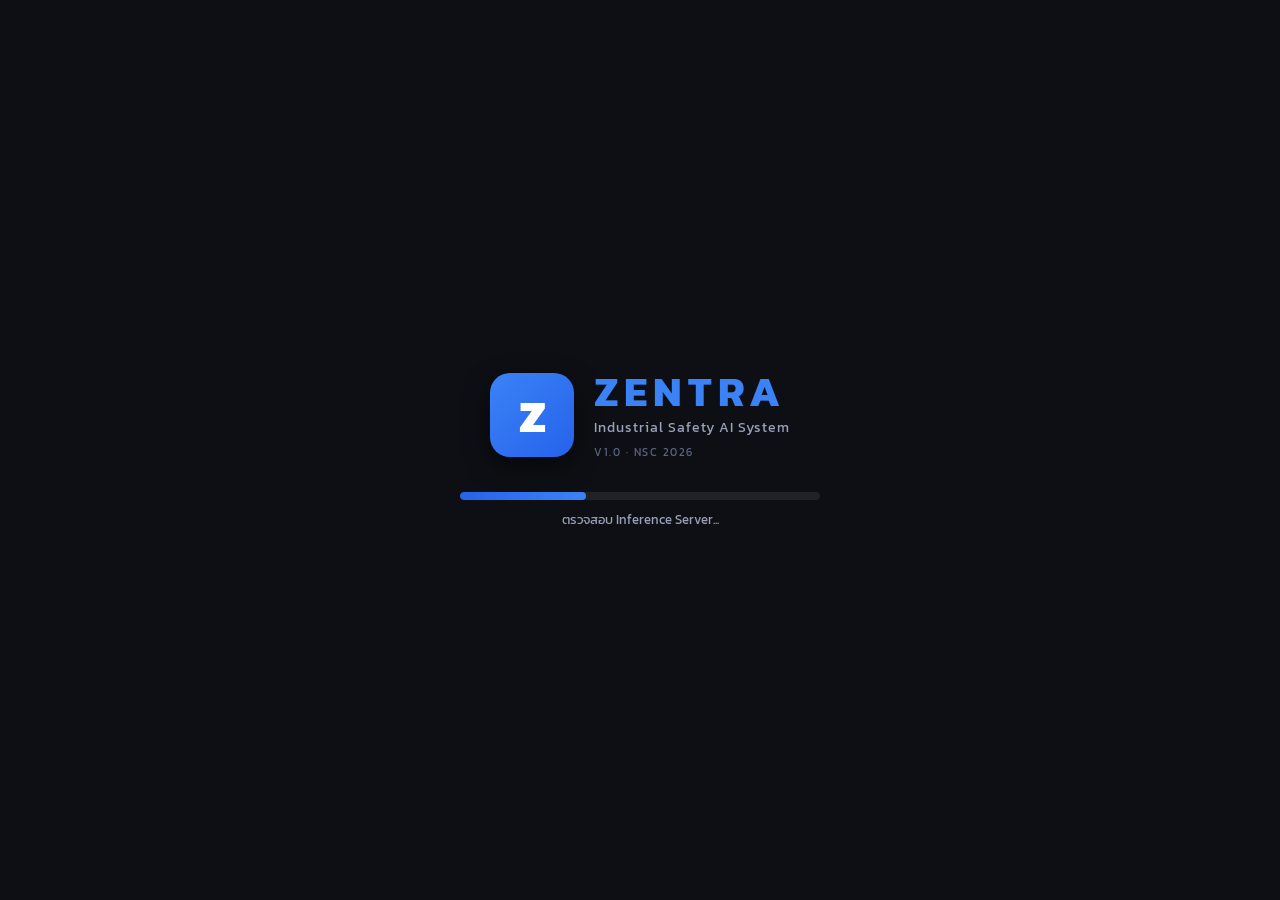
<file: ui/index.html>
<!DOCTYPE html>
<html lang="th">
<head>
  <meta charset="UTF-8">
  <meta name="viewport" content="width=device-width, initial-scale=1.0">
  <title>ZENTRA Safety AI System</title>
  <link rel="preconnect" href="https://fonts.googleapis.com">
  <link rel="preconnect" href="https://fonts.gstatic.com" crossorigin>
  <link href="https://fonts.googleapis.com/css2?family=Sarabun:wght@300;400;500;600;700&display=swap" rel="stylesheet">
  <link rel="stylesheet" href="/ui/assets/style.css">
</head>
<body>
  <div id="app"></div>
  <script src="/ui/assets/app.js"></script>
</body>
</html>
</file>
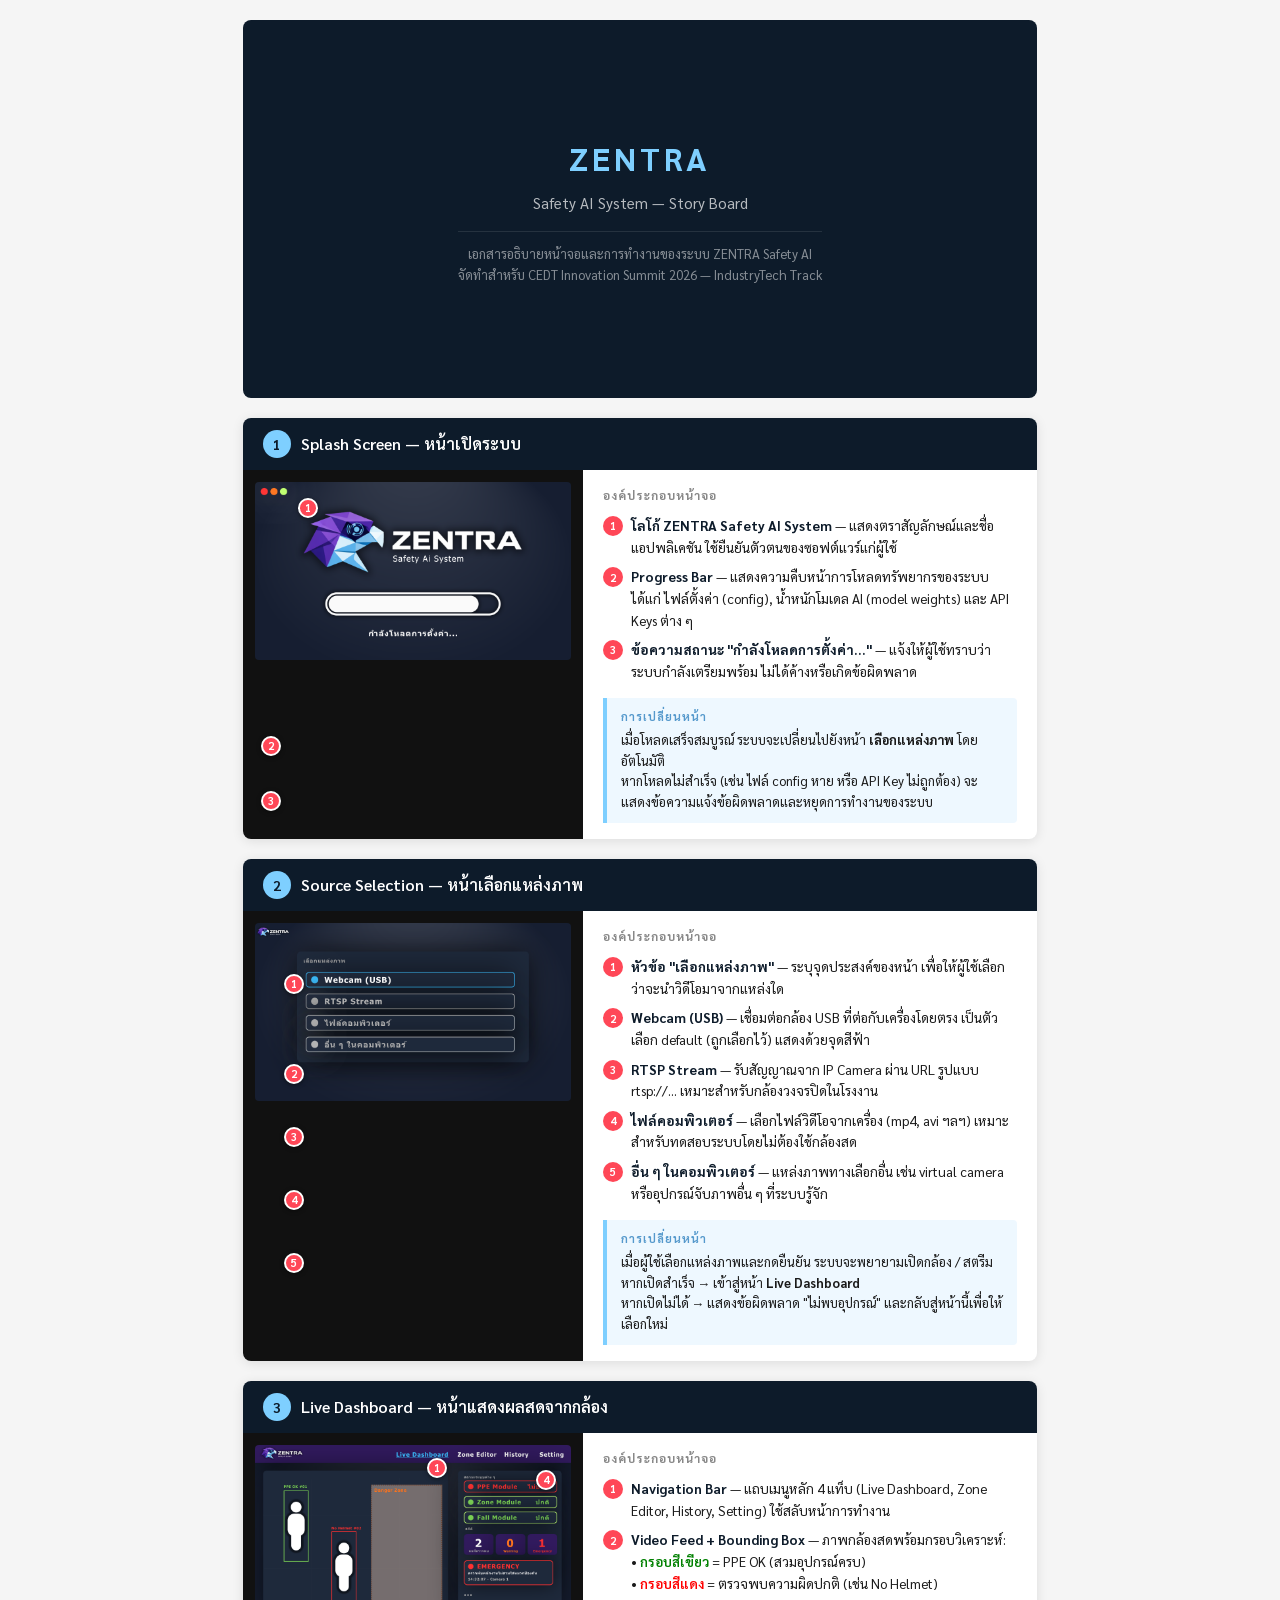
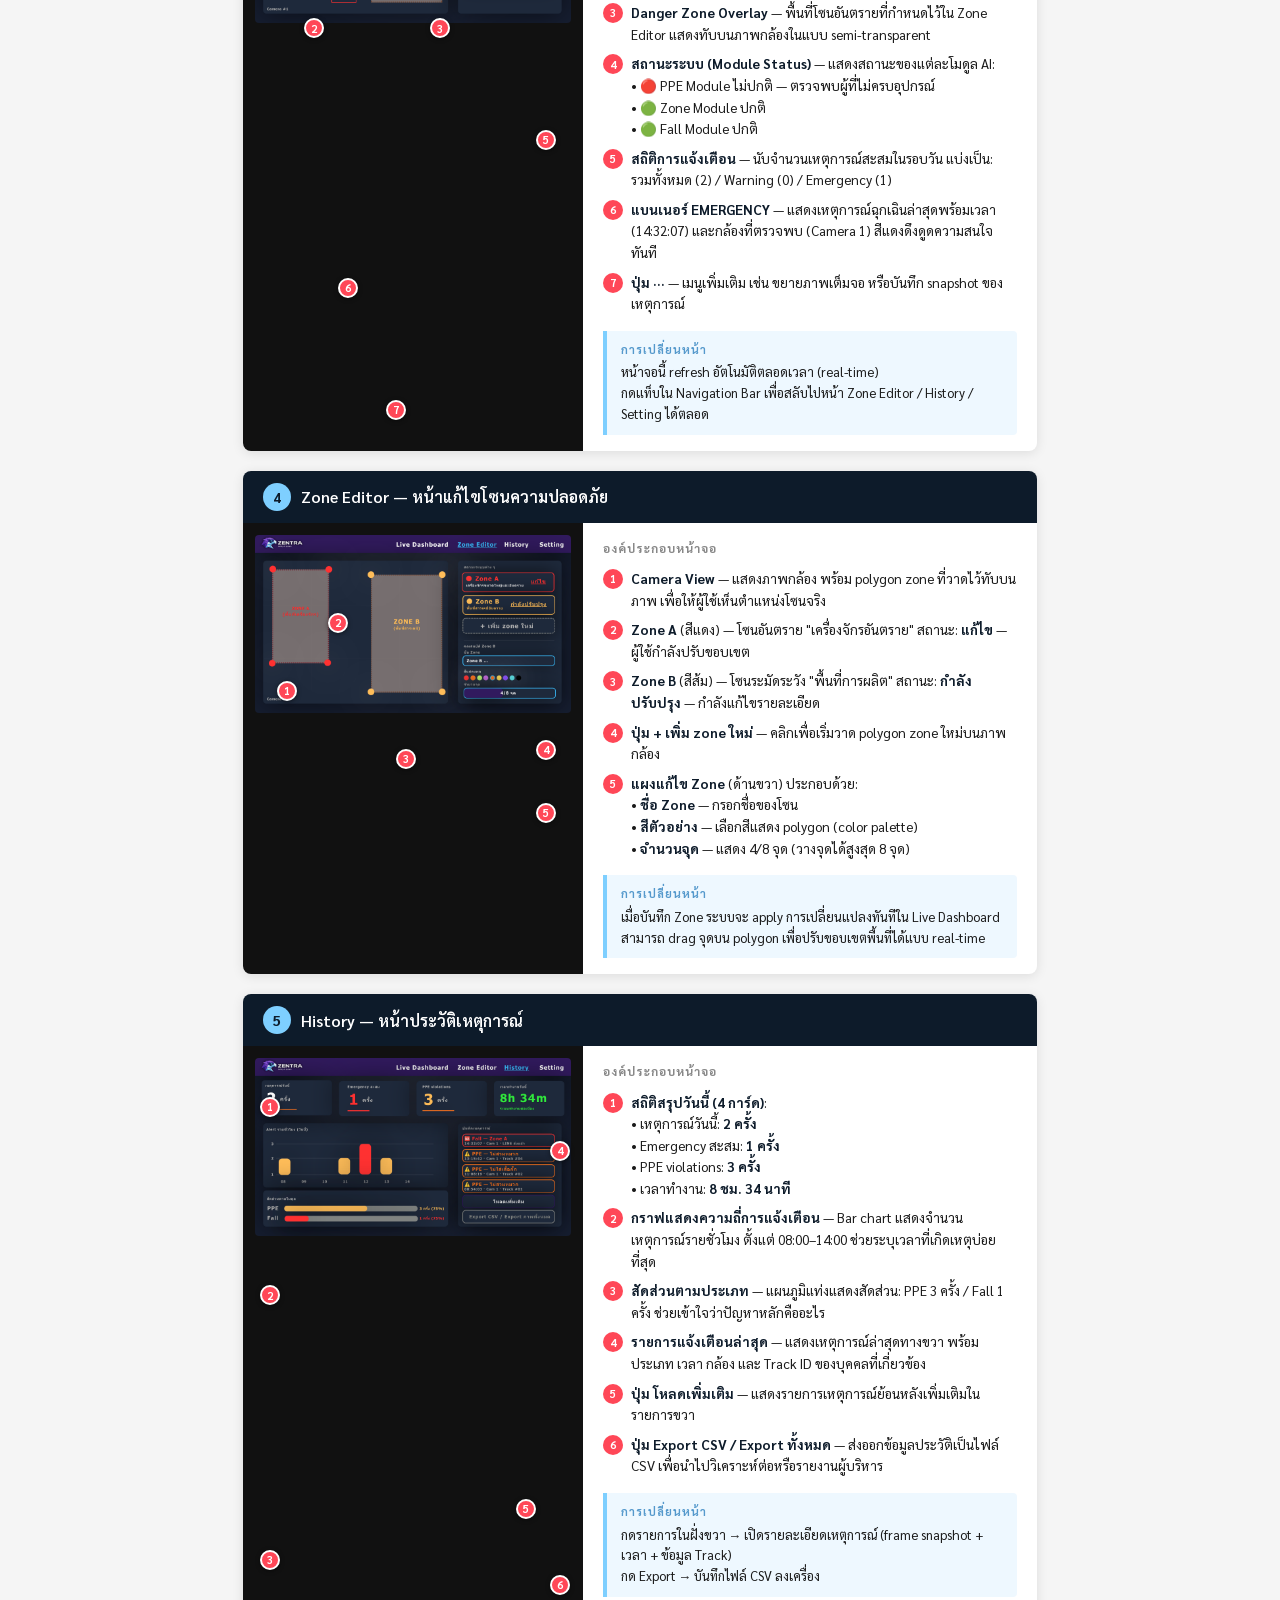
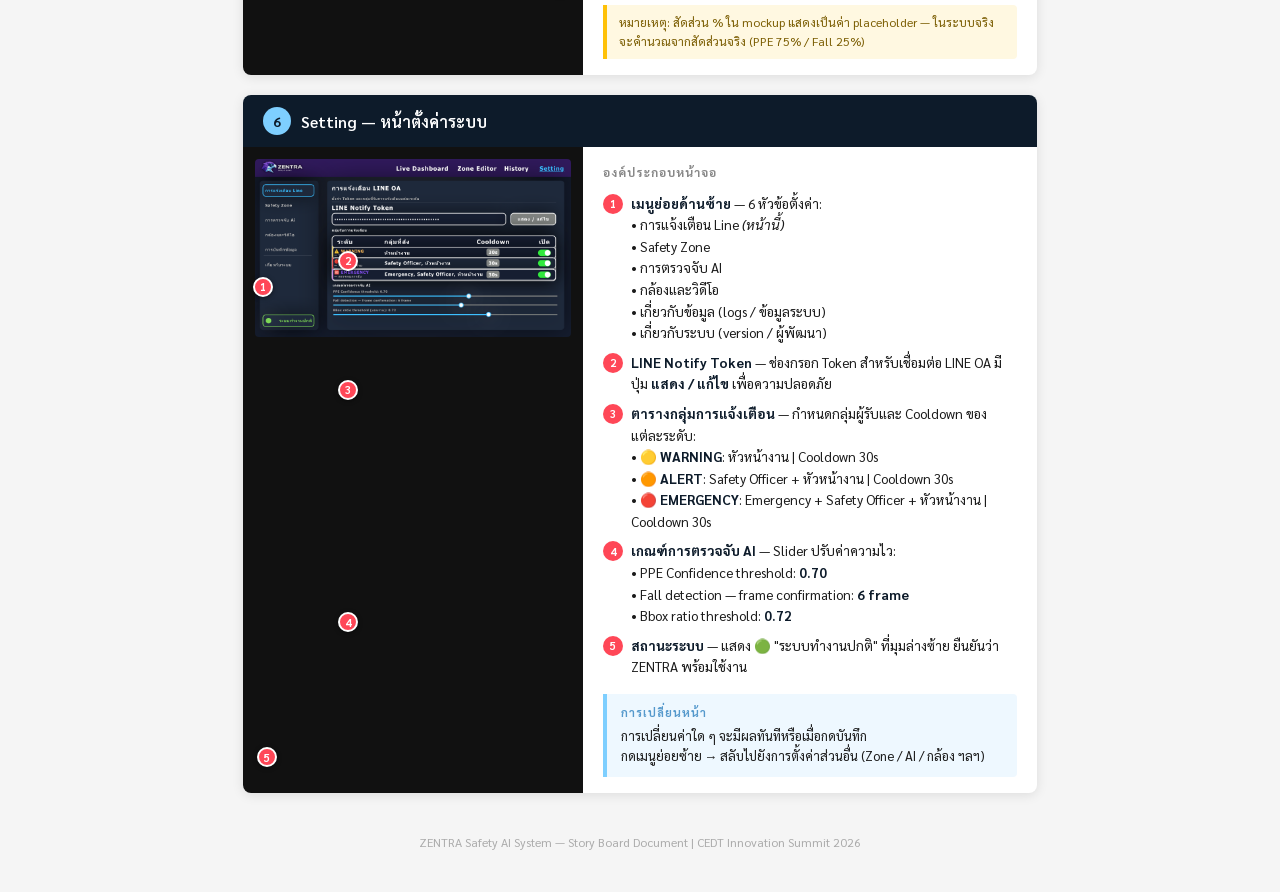
<file: docs/Zentra Story board/storyboard.html>
<!DOCTYPE html>
<html lang="th">
<head>
<meta charset="UTF-8">
<title>ZENTRA — Story Board</title>
<style>
  @import url('https://fonts.googleapis.com/css2?family=Sarabun:wght@400;600;700&display=swap');

  * { box-sizing: border-box; margin: 0; padding: 0; }

  body {
    font-family: 'Sarabun', sans-serif;
    background: #f5f5f5;
    color: #1a1a1a;
    font-size: 14px;
    line-height: 1.6;
  }

  .cover {
    width: 210mm;
    min-height: 100mm;
    margin: 20px auto;
    background: #0d1b2a;
    color: white;
    display: flex;
    flex-direction: column;
    align-items: center;
    justify-content: center;
    padding: 40px;
    border-radius: 8px;
  }

  .cover h1 {
    font-size: 32px;
    font-weight: 700;
    letter-spacing: 4px;
    color: #7ecfff;
  }

  .cover p {
    margin-top: 8px;
    font-size: 15px;
    opacity: 0.7;
  }

  .cover .subtitle {
    margin-top: 16px;
    font-size: 13px;
    opacity: 0.5;
    border-top: 1px solid rgba(255,255,255,0.2);
    padding-top: 12px;
    text-align: center;
  }

  .screen-block {
    width: 210mm;
    margin: 20px auto;
    background: white;
    border-radius: 8px;
    box-shadow: 0 2px 12px rgba(0,0,0,0.10);
    overflow: hidden;
    page-break-inside: avoid;
  }

  .screen-header {
    background: #0d1b2a;
    color: white;
    padding: 12px 20px;
    display: flex;
    align-items: center;
    gap: 10px;
  }

  .screen-number {
    background: #7ecfff;
    color: #0d1b2a;
    font-weight: 700;
    border-radius: 50%;
    width: 28px;
    height: 28px;
    display: flex;
    align-items: center;
    justify-content: center;
    font-size: 14px;
    flex-shrink: 0;
  }

  .screen-header h2 {
    font-size: 16px;
    font-weight: 600;
  }

  .screen-body {
    display: flex;
    gap: 0;
  }

  .screen-image-wrap {
    flex: 0 0 340px;
    position: relative;
    background: #111;
    display: flex;
    align-items: flex-start;
    justify-content: center;
    padding: 12px;
  }

  .screen-image-wrap img {
    width: 100%;
    border-radius: 4px;
    display: block;
  }

  /* Callout bubbles overlaid on image */
  .callout {
    position: absolute;
    background: #ff4757;
    color: white;
    font-weight: 700;
    font-size: 11px;
    border-radius: 50%;
    width: 20px;
    height: 20px;
    display: flex;
    align-items: center;
    justify-content: center;
    border: 2px solid white;
    box-shadow: 0 1px 4px rgba(0,0,0,0.5);
    cursor: default;
  }

  .screen-desc {
    flex: 1;
    padding: 16px 20px;
  }

  .screen-desc h3 {
    font-size: 12px;
    text-transform: uppercase;
    letter-spacing: 1px;
    color: #888;
    margin-bottom: 10px;
  }

  .desc-list {
    list-style: none;
    padding: 0;
    margin: 0 0 16px 0;
  }

  .desc-list li {
    display: flex;
    gap: 8px;
    margin-bottom: 8px;
    align-items: flex-start;
    font-size: 13.5px;
  }

  .desc-num {
    background: #ff4757;
    color: white;
    font-weight: 700;
    font-size: 11px;
    border-radius: 50%;
    min-width: 20px;
    height: 20px;
    display: flex;
    align-items: center;
    justify-content: center;
    flex-shrink: 0;
    margin-top: 1px;
  }

  .desc-text strong {
    color: #0d1b2a;
  }

  .transition-box {
    background: #eef8ff;
    border-left: 4px solid #7ecfff;
    padding: 10px 14px;
    border-radius: 0 4px 4px 0;
    font-size: 13px;
  }

  .transition-box .label {
    font-size: 11px;
    text-transform: uppercase;
    letter-spacing: 1px;
    color: #5599cc;
    font-weight: 700;
    margin-bottom: 4px;
  }

  .note-box {
    background: #fff8e1;
    border-left: 4px solid #ffc107;
    padding: 8px 12px;
    border-radius: 0 4px 4px 0;
    font-size: 12px;
    color: #7a5c00;
    margin-top: 8px;
  }

  @media print {
    body { background: white; }
    .screen-block, .cover { box-shadow: none; margin: 10px auto; }
    .screen-block { page-break-after: always; }
  }
</style>
</head>
<body>

<!-- COVER -->
<div class="cover">
  <h1>ZENTRA</h1>
  <p>Safety AI System — Story Board</p>
  <div class="subtitle">
    เอกสารอธิบายหน้าจอและการทำงานของระบบ ZENTRA Safety AI<br>
    จัดทำสำหรับ CEDT Innovation Summit 2026 — IndustryTech Track
  </div>
</div>

<!-- SCREEN 1: Splash -->
<div class="screen-block">
  <div class="screen-header">
    <div class="screen-number">1</div>
    <h2>Splash Screen — หน้าเปิดระบบ</h2>
  </div>
  <div class="screen-body">
    <div class="screen-image-wrap" style="position:relative;">
      <img src="1.png" alt="Splash Screen">
      <!-- Callout positions are approximate, adjust top/left as needed -->
      <div class="callout" style="top:28px; left:55px;">1</div>
      <div class="callout" style="top:72%; left:18px;">2</div>
      <div class="callout" style="top:87%; left:18px;">3</div>
    </div>
    <div class="screen-desc">
      <h3>องค์ประกอบหน้าจอ</h3>
      <ul class="desc-list">
        <li>
          <div class="desc-num">1</div>
          <div class="desc-text"><strong>โลโก้ ZENTRA Safety AI System</strong> — แสดงตราสัญลักษณ์และชื่อแอปพลิเคชัน ใช้ยืนยันตัวตนของซอฟต์แวร์แก่ผู้ใช้</div>
        </li>
        <li>
          <div class="desc-num">2</div>
          <div class="desc-text"><strong>Progress Bar</strong> — แสดงความคืบหน้าการโหลดทรัพยากรของระบบ ได้แก่ ไฟล์ตั้งค่า (config), น้ำหนักโมเดล AI (model weights) และ API Keys ต่าง ๆ</div>
        </li>
        <li>
          <div class="desc-num">3</div>
          <div class="desc-text"><strong>ข้อความสถานะ "กำลังโหลดการตั้งค่า..."</strong> — แจ้งให้ผู้ใช้ทราบว่าระบบกำลังเตรียมพร้อม ไม่ได้ค้างหรือเกิดข้อผิดพลาด</div>
        </li>
      </ul>
      <div class="transition-box">
        <div class="label">การเปลี่ยนหน้า</div>
        เมื่อโหลดเสร็จสมบูรณ์ ระบบจะเปลี่ยนไปยังหน้า <strong>เลือกแหล่งภาพ</strong> โดยอัตโนมัติ<br>
        หากโหลดไม่สำเร็จ (เช่น ไฟล์ config หาย หรือ API Key ไม่ถูกต้อง) จะแสดงข้อความแจ้งข้อผิดพลาดและหยุดการทำงานของระบบ
      </div>
    </div>
  </div>
</div>

<!-- SCREEN 2: Source Selection -->
<div class="screen-block">
  <div class="screen-header">
    <div class="screen-number">2</div>
    <h2>Source Selection — หน้าเลือกแหล่งภาพ</h2>
  </div>
  <div class="screen-body">
    <div class="screen-image-wrap" style="position:relative;">
      <img src="2.png" alt="Source Selection">
      <div class="callout" style="top:14%; left:12%;">1</div>
      <div class="callout" style="top:34%; left:12%;">2</div>
      <div class="callout" style="top:48%; left:12%;">3</div>
      <div class="callout" style="top:62%; left:12%;">4</div>
      <div class="callout" style="top:76%; left:12%;">5</div>
    </div>
    <div class="screen-desc">
      <h3>องค์ประกอบหน้าจอ</h3>
      <ul class="desc-list">
        <li>
          <div class="desc-num">1</div>
          <div class="desc-text"><strong>หัวข้อ "เลือกแหล่งภาพ"</strong> — ระบุจุดประสงค์ของหน้า เพื่อให้ผู้ใช้เลือกว่าจะนำวิดีโอมาจากแหล่งใด</div>
        </li>
        <li>
          <div class="desc-num">2</div>
          <div class="desc-text"><strong>Webcam (USB)</strong> — เชื่อมต่อกล้อง USB ที่ต่อกับเครื่องโดยตรง เป็นตัวเลือก default (ถูกเลือกไว้) แสดงด้วยจุดสีฟ้า</div>
        </li>
        <li>
          <div class="desc-num">3</div>
          <div class="desc-text"><strong>RTSP Stream</strong> — รับสัญญาณจาก IP Camera ผ่าน URL รูปแบบ rtsp://... เหมาะสำหรับกล้องวงจรปิดในโรงงาน</div>
        </li>
        <li>
          <div class="desc-num">4</div>
          <div class="desc-text"><strong>ไฟล์คอมพิวเตอร์</strong> — เลือกไฟล์วิดีโอจากเครื่อง (mp4, avi ฯลฯ) เหมาะสำหรับทดสอบระบบโดยไม่ต้องใช้กล้องสด</div>
        </li>
        <li>
          <div class="desc-num">5</div>
          <div class="desc-text"><strong>อื่น ๆ ในคอมพิวเตอร์</strong> — แหล่งภาพทางเลือกอื่น เช่น virtual camera หรืออุปกรณ์จับภาพอื่น ๆ ที่ระบบรู้จัก</div>
        </li>
      </ul>
      <div class="transition-box">
        <div class="label">การเปลี่ยนหน้า</div>
        เมื่อผู้ใช้เลือกแหล่งภาพและกดยืนยัน ระบบจะพยายามเปิดกล้อง / สตรีม<br>
        หากเปิดสำเร็จ → เข้าสู่หน้า <strong>Live Dashboard</strong><br>
        หากเปิดไม่ได้ → แสดงข้อผิดพลาด "ไม่พบอุปกรณ์" และกลับสู่หน้านี้เพื่อให้เลือกใหม่
      </div>
    </div>
  </div>
</div>

<!-- SCREEN 3: Live Dashboard -->
<div class="screen-block">
  <div class="screen-header">
    <div class="screen-number">3</div>
    <h2>Live Dashboard — หน้าแสดงผลสดจากกล้อง</h2>
  </div>
  <div class="screen-body">
    <div class="screen-image-wrap" style="position:relative;">
      <img src="3.png" alt="Live Dashboard">
      <div class="callout" style="top:4%; right:40%;">1</div>
      <div class="callout" style="top:30%; left:18%;">2</div>
      <div class="callout" style="top:30%; left:55%;">3</div>
      <div class="callout" style="top:6%; right:8%;">4</div>
      <div class="callout" style="top:48%; right:8%;">5</div>
      <div class="callout" style="top:72%; left:28%;">6</div>
      <div class="callout" style="bottom:5%; left:42%;">7</div>
    </div>
    <div class="screen-desc">
      <h3>องค์ประกอบหน้าจอ</h3>
      <ul class="desc-list">
        <li>
          <div class="desc-num">1</div>
          <div class="desc-text"><strong>Navigation Bar</strong> — แถบเมนูหลัก 4 แท็บ (Live Dashboard, Zone Editor, History, Setting) ใช้สลับหน้าการทำงาน</div>
        </li>
        <li>
          <div class="desc-num">2</div>
          <div class="desc-text"><strong>Video Feed + Bounding Box</strong> — ภาพกล้องสดพร้อมกรอบวิเคราะห์:
            <br>• <span style="color:green;font-weight:600;">กรอบสีเขียว</span> = PPE OK (สวมอุปกรณ์ครบ)
            <br>• <span style="color:red;font-weight:600;">กรอบสีแดง</span> = ตรวจพบความผิดปกติ (เช่น No Helmet)
          </div>
        </li>
        <li>
          <div class="desc-num">3</div>
          <div class="desc-text"><strong>Danger Zone Overlay</strong> — พื้นที่โซนอันตรายที่กำหนดไว้ใน Zone Editor แสดงทับบนภาพกล้องในแบบ semi-transparent</div>
        </li>
        <li>
          <div class="desc-num">4</div>
          <div class="desc-text"><strong>สถานะระบบ (Module Status)</strong> — แสดงสถานะของแต่ละโมดูล AI:
            <br>• 🔴 PPE Module ไม่ปกติ — ตรวจพบผู้ที่ไม่ครบอุปกรณ์
            <br>• 🟢 Zone Module ปกติ
            <br>• 🟢 Fall Module ปกติ
          </div>
        </li>
        <li>
          <div class="desc-num">5</div>
          <div class="desc-text"><strong>สถิติการแจ้งเตือน</strong> — นับจำนวนเหตุการณ์สะสมในรอบวัน แบ่งเป็น: รวมทั้งหมด (2) / Warning (0) / Emergency (1)</div>
        </li>
        <li>
          <div class="desc-num">6</div>
          <div class="desc-text"><strong>แบนเนอร์ EMERGENCY</strong> — แสดงเหตุการณ์ฉุกเฉินล่าสุดพร้อมเวลา (14:32:07) และกล้องที่ตรวจพบ (Camera 1) สีแดงดึงดูดความสนใจทันที</div>
        </li>
        <li>
          <div class="desc-num">7</div>
          <div class="desc-text"><strong>ปุ่ม ···</strong> — เมนูเพิ่มเติม เช่น ขยายภาพเต็มจอ หรือบันทึก snapshot ของเหตุการณ์</div>
        </li>
      </ul>
      <div class="transition-box">
        <div class="label">การเปลี่ยนหน้า</div>
        หน้าจอนี้ refresh อัตโนมัติตลอดเวลา (real-time)<br>
        กดแท็บใน Navigation Bar เพื่อสลับไปหน้า Zone Editor / History / Setting ได้ตลอด
      </div>
    </div>
  </div>
</div>

<!-- SCREEN 4: Zone Editor -->
<div class="screen-block">
  <div class="screen-header">
    <div class="screen-number">4</div>
    <h2>Zone Editor — หน้าแก้ไขโซนความปลอดภัย</h2>
  </div>
  <div class="screen-body">
    <div class="screen-image-wrap" style="position:relative;">
      <img src="4.png" alt="Zone Editor">
      <div class="callout" style="top:35%; left:10%;">1</div>
      <div class="callout" style="top:20%; left:25%;">2</div>
      <div class="callout" style="top:50%; left:45%;">3</div>
      <div class="callout" style="top:48%; right:8%;">4</div>
      <div class="callout" style="top:62%; right:8%;">5</div>
    </div>
    <div class="screen-desc">
      <h3>องค์ประกอบหน้าจอ</h3>
      <ul class="desc-list">
        <li>
          <div class="desc-num">1</div>
          <div class="desc-text"><strong>Camera View</strong> — แสดงภาพกล้อง พร้อม polygon zone ที่วาดไว้ทับบนภาพ เพื่อให้ผู้ใช้เห็นตำแหน่งโซนจริง</div>
        </li>
        <li>
          <div class="desc-num">2</div>
          <div class="desc-text"><strong>Zone A</strong> (สีแดง) — โซนอันตราย "เครื่องจักรอันตราย" สถานะ: <strong>แก้ไข</strong> — ผู้ใช้กำลังปรับขอบเขต</div>
        </li>
        <li>
          <div class="desc-num">3</div>
          <div class="desc-text"><strong>Zone B</strong> (สีส้ม) — โซนระมัดระวัง "พื้นที่การผลิต" สถานะ: <strong>กำลังปรับปรุง</strong> — กำลังแก้ไขรายละเอียด</div>
        </li>
        <li>
          <div class="desc-num">4</div>
          <div class="desc-text"><strong>ปุ่ม + เพิ่ม zone ใหม่</strong> — คลิกเพื่อเริ่มวาด polygon zone ใหม่บนภาพกล้อง</div>
        </li>
        <li>
          <div class="desc-num">5</div>
          <div class="desc-text"><strong>แผงแก้ไข Zone</strong> (ด้านขวา) ประกอบด้วย:
            <br>• <strong>ชื่อ Zone</strong> — กรอกชื่อของโซน
            <br>• <strong>สีตัวอย่าง</strong> — เลือกสีแสดง polygon (color palette)
            <br>• <strong>จำนวนจุด</strong> — แสดง 4/8 จุด (วางจุดได้สูงสุด 8 จุด)
          </div>
        </li>
      </ul>
      <div class="transition-box">
        <div class="label">การเปลี่ยนหน้า</div>
        เมื่อบันทึก Zone ระบบจะ apply การเปลี่ยนแปลงทันทีใน Live Dashboard<br>
        สามารถ drag จุดบน polygon เพื่อปรับขอบเขตพื้นที่ได้แบบ real-time
      </div>
    </div>
  </div>
</div>

<!-- SCREEN 5: History -->
<div class="screen-block">
  <div class="screen-header">
    <div class="screen-number">5</div>
    <h2>History — หน้าประวัติเหตุการณ์</h2>
  </div>
  <div class="screen-body">
    <div class="screen-image-wrap" style="position:relative;">
      <img src="5.png" alt="History">
      <div class="callout" style="top:8%; left:5%;">1</div>
      <div class="callout" style="top:38%; left:5%;">2</div>
      <div class="callout" style="top:80%; left:5%;">3</div>
      <div class="callout" style="top:15%; right:4%;">4</div>
      <div class="callout" style="top:72%; right:14%;">5</div>
      <div class="callout" style="top:84%; right:4%;">6</div>
    </div>
    <div class="screen-desc">
      <h3>องค์ประกอบหน้าจอ</h3>
      <ul class="desc-list">
        <li>
          <div class="desc-num">1</div>
          <div class="desc-text"><strong>สถิติสรุปวันนี้ (4 การ์ด)</strong>:
            <br>• เหตุการณ์วันนี้: <strong>2 ครั้ง</strong>
            <br>• Emergency สะสม: <strong>1 ครั้ง</strong>
            <br>• PPE violations: <strong>3 ครั้ง</strong>
            <br>• เวลาทำงาน: <strong>8 ชม. 34 นาที</strong>
          </div>
        </li>
        <li>
          <div class="desc-num">2</div>
          <div class="desc-text"><strong>กราฟแสดงความถี่การแจ้งเตือน</strong> — Bar chart แสดงจำนวนเหตุการณ์รายชั่วโมง ตั้งแต่ 08:00–14:00 ช่วยระบุเวลาที่เกิดเหตุบ่อยที่สุด</div>
        </li>
        <li>
          <div class="desc-num">3</div>
          <div class="desc-text"><strong>สัดส่วนตามประเภท</strong> — แผนภูมิแท่งแสดงสัดส่วน: PPE 3 ครั้ง / Fall 1 ครั้ง ช่วยเข้าใจว่าปัญหาหลักคืออะไร</div>
        </li>
        <li>
          <div class="desc-num">4</div>
          <div class="desc-text"><strong>รายการแจ้งเตือนล่าสุด</strong> — แสดงเหตุการณ์ล่าสุดทางขวา พร้อมประเภท เวลา กล้อง และ Track ID ของบุคคลที่เกี่ยวข้อง</div>
        </li>
        <li>
          <div class="desc-num">5</div>
          <div class="desc-text"><strong>ปุ่ม โหลดเพิ่มเติม</strong> — แสดงรายการเหตุการณ์ย้อนหลังเพิ่มเติมในรายการขวา</div>
        </li>
        <li>
          <div class="desc-num">6</div>
          <div class="desc-text"><strong>ปุ่ม Export CSV / Export ทั้งหมด</strong> — ส่งออกข้อมูลประวัติเป็นไฟล์ CSV เพื่อนำไปวิเคราะห์ต่อหรือรายงานผู้บริหาร</div>
        </li>
      </ul>
      <div class="transition-box">
        <div class="label">การเปลี่ยนหน้า</div>
        กดรายการในฝั่งขวา → เปิดรายละเอียดเหตุการณ์ (frame snapshot + เวลา + ข้อมูล Track)<br>
        กด Export → บันทึกไฟล์ CSV ลงเครื่อง
      </div>
      <div class="note-box">
        หมายเหตุ: สัดส่วน % ใน mockup แสดงเป็นค่า placeholder — ในระบบจริงจะคำนวณจากสัดส่วนจริง (PPE 75% / Fall 25%)
      </div>
    </div>
  </div>
</div>

<!-- SCREEN 6: Setting -->
<div class="screen-block">
  <div class="screen-header">
    <div class="screen-number">6</div>
    <h2>Setting — หน้าตั้งค่าระบบ</h2>
  </div>
  <div class="screen-body">
    <div class="screen-image-wrap" style="position:relative;">
      <img src="6.png" alt="Setting">
      <div class="callout" style="top:20%; left:3%;">1</div>
      <div class="callout" style="top:16%; left:28%;">2</div>
      <div class="callout" style="top:36%; left:28%;">3</div>
      <div class="callout" style="top:72%; left:28%;">4</div>
      <div class="callout" style="bottom:4%; left:4%;">5</div>
    </div>
    <div class="screen-desc">
      <h3>องค์ประกอบหน้าจอ</h3>
      <ul class="desc-list">
        <li>
          <div class="desc-num">1</div>
          <div class="desc-text"><strong>เมนูย่อยด้านซ้าย</strong> — 6 หัวข้อตั้งค่า:
            <br>• การแจ้งเตือน Line <em>(หน้านี้)</em>
            <br>• Safety Zone
            <br>• การตรวจจับ AI
            <br>• กล้องและวิดีโอ
            <br>• เกี่ยวกับข้อมูล (logs / ข้อมูลระบบ)
            <br>• เกี่ยวกับระบบ (version / ผู้พัฒนา)
          </div>
        </li>
        <li>
          <div class="desc-num">2</div>
          <div class="desc-text"><strong>LINE Notify Token</strong> — ช่องกรอก Token สำหรับเชื่อมต่อ LINE OA มีปุ่ม <strong>แสดง / แก้ไข</strong> เพื่อความปลอดภัย</div>
        </li>
        <li>
          <div class="desc-num">3</div>
          <div class="desc-text"><strong>ตารางกลุ่มการแจ้งเตือน</strong> — กำหนดกลุ่มผู้รับและ Cooldown ของแต่ละระดับ:
            <br>• 🟡 <strong>WARNING</strong>: หัวหน้างาน | Cooldown 30s
            <br>• 🟠 <strong>ALERT</strong>: Safety Officer + หัวหน้างาน | Cooldown 30s
            <br>• 🔴 <strong>EMERGENCY</strong>: Emergency + Safety Officer + หัวหน้างาน | Cooldown 30s
          </div>
        </li>
        <li>
          <div class="desc-num">4</div>
          <div class="desc-text"><strong>เกณฑ์การตรวจจับ AI</strong> — Slider ปรับค่าความไว:
            <br>• PPE Confidence threshold: <strong>0.70</strong>
            <br>• Fall detection — frame confirmation: <strong>6 frame</strong>
            <br>• Bbox ratio threshold: <strong>0.72</strong>
          </div>
        </li>
        <li>
          <div class="desc-num">5</div>
          <div class="desc-text"><strong>สถานะระบบ</strong> — แสดง 🟢 "ระบบทำงานปกติ" ที่มุมล่างซ้าย ยืนยันว่า ZENTRA พร้อมใช้งาน</div>
        </li>
      </ul>
      <div class="transition-box">
        <div class="label">การเปลี่ยนหน้า</div>
        การเปลี่ยนค่าใด ๆ จะมีผลทันทีหรือเมื่อกดบันทึก<br>
        กดเมนูย่อยซ้าย → สลับไปยังการตั้งค่าส่วนอื่น (Zone / AI / กล้อง ฯลฯ)
      </div>
    </div>
  </div>
</div>

<div style="text-align:center; color:#aaa; font-size:12px; padding: 20px 0 40px;">
  ZENTRA Safety AI System — Story Board Document | CEDT Innovation Summit 2026
</div>

</body>
</html>
</file>
<file: ui/assets/style.css>
/* ═══════════════════════════════════════════════
   ZENTRA — Global Design System
   Color palette matched to storyboard screenshots
   ═══════════════════════════════════════════════ */

@import url('https://fonts.googleapis.com/css2?family=Google+Sans:ital,opsz,wght@0,17..18,400..700;1,17..18,400..700&family=Kanit:ital,wght@0,100;0,200;0,300;0,400;0,500;0,600;0,700;0,800;0,900;1,100;1,200;1,300;1,400;1,500;1,600;1,700;1,800;1,900&display=swap');

/* ─── CSS Variables — Dark "Professional" theme (Protex-style) ──── */
:root {
  --bg:           #0D0F14;   /* app base (darkest)        */
  --bg-panel:     #13161D;   /* panels / sidebar          */
  --bg-card:      #1A1E28;   /* cards / widgets           */
  --bg-card-alt:  #212636;   /* elevated / hover surface  */
  --bg-input:     #1A1E28;
  --bg-sidebar:   #13161D;
  --bg-hover:     rgba(255, 255, 255, 0.05);
  --bg-video:     #05070B;   /* video area (deep black)   */

  --accent:       #3B82F6;   /* info / PPE blue           */
  --accent-dim:   rgba(59, 130, 246, 0.14);
  --accent-dark:  #2563EB;

  --green:        #10B981;
  --green-glow:   rgba(16, 185, 129, 0.35);
  --red:          #EF4444;
  --red-glow:     rgba(239, 68, 68, 0.35);
  --orange:       #F97316;
  --yellow:       #F59E0B;
  --emergency:    #EF4444;

  --text:         #E8EAF0;   /* primary   */
  --text-sub:     #9AA0B8;   /* secondary */
  --text-muted:   #5C6480;   /* muted     */

  --border:       #252A37;   /* subtle  */
  --border-mid:   #353C52;   /* default */
  --border-accent:rgba(59, 130, 246, 0.50);

  --shadow-sm:    0 1px 2px rgba(0, 0, 0, 0.40);
  --shadow:       0 2px 6px rgba(0, 0, 0, 0.45), 0 1px 2px rgba(0, 0, 0, 0.35);
  --shadow-md:    0 8px 24px rgba(0, 0, 0, 0.55);

  --font:         'Google Sans', 'Kanit', sans-serif;
  --r:            8px;
  --r-lg:         12px;
  --nav-h:        56px;
  --sidebar-w:    60px;
  --right-w:      300px;
  --topbar-h:     60px;
  --green-dim:    rgba(16, 185, 129, 0.16);
  --red-dim:      rgba(239, 68, 68, 0.16);
}

/* ─── Light theme (Protex-style) — body[data-theme="light"] ─────── */
body[data-theme="light"] {
  --bg:           #EAF2F6;
  --bg-panel:     #FFFFFF;
  --bg-card:      #FFFFFF;
  --bg-card-alt:  #F5F8FA;
  --bg-input:     #F5F8FA;
  --bg-sidebar:   #FFFFFF;
  --bg-hover:     rgba(45, 107, 255, 0.05);
  --bg-video:     #0B0E13;
  --accent:       #2D6BFF;
  --accent-dim:   rgba(45, 107, 255, 0.10);
  --accent-dark:  #1A54DB;
  --green:        #22B07D;
  --green-dim:    rgba(34, 176, 125, 0.12);
  --red:          #EF4655;
  --red-dim:      rgba(239, 70, 85, 0.12);
  --orange:       #FF7A45;
  --yellow:       #F5A623;
  --emergency:    #EF4655;
  --text:         #1A2B4A;
  --text-sub:     #5B6B85;
  --text-muted:   #97A2B6;
  --border:       #E3E9F0;
  --border-mid:   #D4DEE8;
  --border-accent: rgba(45, 107, 255, 0.45);
  --shadow-sm:    0 1px 2px rgba(16, 30, 54, 0.06);
  --shadow:       0 1px 3px rgba(16, 30, 54, 0.06), 0 6px 18px rgba(16, 30, 54, 0.05);
  --shadow-md:    0 8px 24px rgba(16, 30, 54, 0.14);
}
body[data-theme="light"] ::-webkit-scrollbar-thumb { background: rgba(0, 0, 0, 0.18); }
body[data-theme="light"] ::-webkit-scrollbar-thumb:hover { background: rgba(0, 0, 0, 0.28); }

/* ─── Reset ─────────────────────────────────────── */
*, *::before, *::after { box-sizing: border-box; margin: 0; padding: 0; }
html, body { height: 100%; overflow: hidden; }
body {
  font-family: var(--font);
  background: var(--bg);
  color: var(--text);
  font-size: 14px;
  line-height: 1.5;
  -webkit-font-smoothing: antialiased;
  user-select: none;
}
a { text-decoration: none; color: inherit; }
button { cursor: pointer; font-family: var(--font); }
input, select, textarea { font-family: var(--font); }
#app { height: 100vh; width: 100vw; overflow: hidden; position: relative; }

/* ─── Scrollbar ─────────────────────────────────── */
::-webkit-scrollbar { width: 8px; height: 8px; }
::-webkit-scrollbar-track { background: transparent; }
::-webkit-scrollbar-thumb { background: rgba(255,255,255,0.16); border-radius: 4px; }
::-webkit-scrollbar-thumb:hover { background: rgba(255,255,255,0.28); }

/* ══════════════════════════════════════════════════
   NAVIGATION BAR
   ══════════════════════════════════════════════════ */
.navbar {
  display: flex;
  align-items: center;
  height: var(--nav-h);
  background: var(--bg-sidebar);
  border-bottom: 1px solid var(--border);
  box-shadow: var(--shadow-sm);
  padding: 0 22px;
  gap: 0;
  flex-shrink: 0;
  z-index: 10;
}
.navbar-brand {
  display: flex;
  align-items: center;
  gap: 8px;
  margin-right: 32px;
  flex-shrink: 0;
}
.navbar-brand .brand-logo {
  width: 32px;
  height: 32px;
  object-fit: contain;
}
.brand-mark {
  width: 34px; height: 34px;
  flex-shrink: 0;
  display: inline-flex;
  align-items: center;
  justify-content: center;
  background: linear-gradient(135deg, var(--accent), var(--accent-dark));
  color: #fff;
  font-weight: 800;
  font-size: 18px;
  border-radius: 9px;
  box-shadow: var(--shadow-sm);
}
.brand-mark .ico { width: 19px; height: 19px; }
.navbar-brand .brand-text {
  font-size: 15px;
  font-weight: 700;
  color: var(--accent);
  letter-spacing: 2px;
}
.navbar-brand .brand-sub {
  font-size: 9px;
  color: var(--text-muted);
  letter-spacing: 0.5px;
  display: block;
  margin-top: -2px;
}
.navbar-tabs {
  display: flex;
  align-items: center;
  flex: 1;
  height: 100%;
}
.nav-tab {
  padding: 0 22px;
  height: var(--nav-h);
  display: flex;
  align-items: center;
  font-size: 13.5px;
  font-weight: 500;
  color: var(--text-sub);
  cursor: pointer;
  border-bottom: 2px solid transparent;
  transition: color 0.15s, border-color 0.15s;
  white-space: nowrap;
  border-left: none;
  border-right: none;
  border-top: none;
  background: none;
}
.nav-tab:hover { color: var(--text); }
.nav-tab.active {
  color: var(--accent);
  border-bottom-color: var(--accent);
  font-weight: 600;
}

/* ─── Header status cluster (clock + system pill) ─── */
.navbar-status {
  display: flex;
  align-items: center;
  gap: 14px;
  flex-shrink: 0;
}
.nav-clock {
  font-size: 13px;
  font-weight: 600;
  color: var(--text-sub);
  font-variant-numeric: tabular-nums;
  letter-spacing: 0.5px;
}
.sys-pill {
  display: inline-flex;
  align-items: center;
  gap: 7px;
  padding: 5px 12px;
  border-radius: 99px;
  font-size: 12px;
  font-weight: 600;
  border: 1px solid transparent;
}
.sys-pill .sys-dot {
  width: 8px; height: 8px; border-radius: 50%;
}
.sys-pill.ok    { background: rgba(22,163,74,0.10);  color: var(--green);     border-color: rgba(22,163,74,0.25); }
.sys-pill.ok    .sys-dot { background: var(--green); }
.sys-pill.warn  { background: rgba(217,119,6,0.10);  color: var(--yellow);    border-color: rgba(217,119,6,0.30); }
.sys-pill.warn  .sys-dot { background: var(--yellow); }
.sys-pill.alarm { background: rgba(220,38,38,0.10);  color: var(--emergency); border-color: rgba(220,38,38,0.35); }
.sys-pill.alarm .sys-dot { background: var(--emergency); animation: pulse-dot 1.2s infinite; }

/* ══════════════════════════════════════════════════
   LEFT SIDEBAR RAIL (60px icon-only, Protex-style)
   ══════════════════════════════════════════════════ */
#app-sidebar {
  position: fixed;
  top: 0; left: 0; bottom: 0;
  width: 60px;
  background: var(--bg-panel);
  border-right: 1px solid var(--border);
  display: none;
  flex-direction: column;
  align-items: center;
  padding: 12px 0;
  z-index: 50;
}
body.with-sidebar #app {
  margin-left: 60px;
  margin-top: 60px;
  width: calc(100vw - 60px);
  height: calc(100vh - 60px);
}
body.with-sidebar .navbar { display: none; }
.sb-brand {
  width: 38px; height: 38px;
  border-radius: 11px;
  background: linear-gradient(135deg, #6D3BFF, var(--accent));
  display: flex; align-items: center; justify-content: center;
  box-shadow: 0 4px 12px rgba(45, 107, 255, .30);
  margin-bottom: 20px;
  flex-shrink: 0;
}
.sb-brand .ico { width: 20px; height: 20px; }
.sb-nav {
  flex: 1;
  display: flex; flex-direction: column; align-items: center;
  gap: 4px; padding: 0; overflow: visible;
}
.sb-item {
  position: relative;
  width: 60px; height: 44px;
  display: flex; align-items: center; justify-content: center;
  border: none; background: none;
  color: var(--text-sub);
  font-family: var(--font);
  cursor: pointer;
  transition: background .15s, color .15s;
}
.sb-item:hover { background: var(--bg-card-alt); color: var(--text); }
.sb-item.active { background: var(--accent-dim); color: var(--accent); }
.sb-item.active::before {
  content: '';
  position: absolute;
  left: 0; top: 8px; bottom: 8px;
  width: 3px; border-radius: 0 3px 3px 0;
  background: var(--accent);
}
.sb-ico {
  width: 44px; height: 44px;
  display: flex; align-items: center; justify-content: center;
}
.sb-ico .ico { width: 20px; height: 20px; }
.sb-item.active .sb-ico .ico { opacity: 1; }
.sb-tooltip {
  position: absolute;
  left: calc(100% + 10px);
  top: 50%; transform: translateY(-50%);
  background: var(--bg-card);
  border: 1px solid var(--border);
  border-radius: 7px;
  padding: 5px 10px;
  font-size: 12.5px; font-weight: 600; color: var(--text);
  white-space: nowrap;
  box-shadow: var(--shadow);
  opacity: 0;
  pointer-events: none;
  transition: opacity .15s;
  z-index: 100;
}
.sb-item:hover .sb-tooltip { opacity: 1; }
.sb-footer {
  padding: 8px 0;
  border-top: 1px solid var(--border);
  display: flex; flex-direction: column; align-items: center;
  gap: 6px; flex-shrink: 0; width: 100%;
}
.sb-footer .nav-clock {
  font-size: 10px; font-weight: 600; color: var(--text-muted);
  font-variant-numeric: tabular-nums; letter-spacing: .3px;
}
.sb-footer .sys-pill { padding: 3px 7px; font-size: 10px; }
.sb-footer .sys-dot  { width: 6px; height: 6px; }

/* ══════════════════════════════════════════════════
   TOPBAR (persistent shell header)
   ══════════════════════════════════════════════════ */
#app-topbar {
  position: fixed;
  top: 0; left: 60px; right: 0;
  height: 60px;
  background: var(--bg-panel);
  border-bottom: 1px solid var(--border);
  display: flex; align-items: center; justify-content: space-between;
  padding: 0 22px;
  z-index: 40;
}
.topbar-left { display: flex; align-items: center; gap: 9px; }
.topbar-site { font-size: 14.5px; font-weight: 700; color: var(--text); }
.topbar-right { display: flex; align-items: center; gap: 8px; }
.topbar-btn {
  width: 34px; height: 34px;
  display: flex; align-items: center; justify-content: center;
  border-radius: 8px; border: 1px solid var(--border);
  background: transparent; color: var(--text-sub);
  cursor: pointer; transition: background .15s;
}
.topbar-btn:hover { background: var(--bg-card-alt); }
.topbar-bell { position: relative; }
.topbar-badge {
  position: absolute; top: -3px; right: -3px;
  min-width: 16px; height: 16px; padding: 0 3px;
  border-radius: 99px; background: var(--red); color: #fff;
  font-size: 10px; font-weight: 700;
  display: none; align-items: center; justify-content: center;
  border: 2px solid var(--bg-panel);
}
.topbar-badge.visible { display: flex; }
.topbar-user { display: flex; align-items: center; gap: 9px; padding-left: 6px; }
.topbar-avatar {
  width: 32px; height: 32px; border-radius: 50%;
  background: var(--accent-dim); color: var(--accent);
  display: flex; align-items: center; justify-content: center;
  font-weight: 700; font-size: 12px;
}
.topbar-user-name { font-size: 12.5px; font-weight: 600; color: var(--text); line-height: 1.2; }
.topbar-user-sub  { font-size: 11px; color: var(--text-muted); }

/* ══════════════════════════════════════════════════
   MAIN APP LAYOUT (Dashboard / Zone / History / Settings)
   ══════════════════════════════════════════════════ */
.app-layout {
  display: flex;
  flex-direction: column;
  height: 100vh;
  overflow: hidden;
}
.app-body {
  display: flex;
  flex: 1;
  overflow: hidden;
}
.main-content {
  flex: 1;
  overflow: hidden;
  position: relative;
  background: var(--bg-video);
}

/* ──── Video connecting / reconnecting overlay ──── */
.video-overlay {
  position: absolute;
  inset: 0;
  display: flex;
  flex-direction: column;
  align-items: center;
  justify-content: center;
  gap: 16px;
  background: rgba(8, 15, 24, 0.72);
  backdrop-filter: blur(2px);
  z-index: 5;
  transition: opacity 0.25s ease;
}
.video-overlay.hidden { display: none; }
.video-overlay-spinner {
  width: 42px;
  height: 42px;
  border: 3px solid rgba(126, 207, 255, 0.2);
  border-top-color: var(--accent);
  border-radius: 50%;
  animation: spin 0.9s linear infinite;
}
.video-overlay-text {
  font-size: 14px;
  font-weight: 500;
  color: rgba(255, 255, 255, 0.85);
}
@keyframes spin { to { transform: rotate(360deg); } }
.right-panel {
  width: var(--right-w);
  flex-shrink: 0;
  background: var(--bg-panel);
  border-left: 1px solid var(--border);
  overflow-y: auto;
  display: flex;
  flex-direction: column;
  gap: 0;
}
.right-panel-inner {
  padding: 14px;
  display: flex;
  flex-direction: column;
  gap: 12px;
}

/* ──── Right Panel Components ──────────────────── */
.panel-section-title {
  font-size: 10px;
  font-weight: 700;
  letter-spacing: 1.5px;
  text-transform: uppercase;
  color: var(--text-muted);
  margin-bottom: 6px;
  display: flex;
  align-items: center;
  gap: 6px;
}
.panel-section-title::after {
  content: '';
  flex: 1;
  height: 1px;
  background: var(--border);
}

/* ─── Module Status ─────────────────────────────── */
.module-status-list {
  display: flex;
  flex-direction: column;
  gap: 0;
  background: var(--bg-card);
  border-radius: var(--r);
  border: 1px solid var(--border);
  box-shadow: var(--shadow-sm);
  overflow: hidden;
}
.module-status-row {
  display: flex;
  align-items: center;
  padding: 9px 12px;
  gap: 10px;
  border-bottom: 1px solid var(--border);
}
.module-status-row:last-child { border-bottom: none; }
.status-dot {
  width: 10px;
  height: 10px;
  border-radius: 50%;
  flex-shrink: 0;
  transition: box-shadow 0.3s;
}
.status-dot.ok  { background: var(--green); box-shadow: 0 0 6px var(--green-glow); }
.status-dot.err { background: var(--red);   box-shadow: 0 0 6px var(--red-glow); }
.module-name { flex: 1; font-size: 13px; font-weight: 500; }
.module-label { font-size: 12px; }
.module-label.ok  { color: var(--green); }
.module-label.err { color: var(--red); }

/* ─── Alert Counter Row ─────────────────────────── */
.alert-counters {
  display: grid;
  grid-template-columns: repeat(3, 1fr);
  gap: 6px;
}
.alert-count-box {
  background: var(--bg-card);
  border: 1px solid var(--border);
  border-radius: var(--r);
  padding: 8px 4px 6px;
  text-align: center;
  box-shadow: var(--shadow-sm);
}
.alert-count-box .num {
  font-size: 24px;
  font-weight: 700;
  line-height: 1;
  color: var(--text);
}
.alert-count-box .lbl {
  font-size: 9.5px;
  color: var(--text-muted);
  margin-top: 3px;
  letter-spacing: 0.3px;
}

/* ─── Emergency Banner ──────────────────────────── */
.emergency-banner {
  background: rgba(239, 68, 68, 0.08);
  border: 1px solid rgba(239, 68, 68, 0.45);
  border-radius: var(--r);
  padding: 10px 12px;
  display: flex;
  flex-direction: column;
  gap: 5px;
}
.emergency-banner.hidden { display: none; }
.emergency-title {
  display: flex;
  align-items: center;
  gap: 7px;
  font-size: 11px;
  font-weight: 700;
  color: var(--emergency);
  text-transform: uppercase;
  letter-spacing: 0.5px;
}
.emergency-dot {
  width: 8px; height: 8px;
  border-radius: 50%;
  background: var(--emergency);
  animation: pulse-dot 1.2s infinite;
}
.emergency-msg  { font-size: 12.5px; color: var(--text); line-height: 1.4; }
.emergency-meta { font-size: 11px; color: var(--text-muted); }
.emergency-more {
  align-self: flex-end;
  font-size: 18px;
  line-height: 1;
  color: var(--text-muted);
  cursor: pointer;
  letter-spacing: 2px;
}
.emergency-more:hover { color: var(--text); }
@keyframes pulse-dot {
  0%, 100% { opacity: 1; transform: scale(1); }
  50% { opacity: 0.4; transform: scale(0.7); }
}

/* ─── Dashboard KPI strip (control-room) ────────── */
.dashboard-kpis {
  display: grid;
  grid-template-columns: repeat(5, 1fr);
  gap: 12px;
  padding: 14px 18px;
  background: var(--bg);
  flex-shrink: 0;
}
.kpi-tile {
  background: var(--bg-card);
  border: 1px solid var(--border);
  border-left: 3px solid var(--border-mid);
  border-radius: var(--r-lg);
  box-shadow: var(--shadow-sm);
  padding: 14px 16px;
  display: flex;
  align-items: center;
  gap: 13px;
  transition: background .15s, border-color .15s;
}
.kpi-tile:hover { background: var(--bg-card-alt); }
.kpi-ico {
  width: 42px; height: 42px;
  border-radius: 11px;
  display: flex; align-items: center; justify-content: center;
  font-size: 20px; flex-shrink: 0;
  background: var(--accent-dim);
}
.kpi-meta { display: flex; flex-direction: column; gap: 3px; min-width: 0; }
.kpi-tile .kpi-val {
  font-size: 26px;
  font-weight: 800;
  line-height: 1;
  color: var(--text);
  font-variant-numeric: tabular-nums;
}
.kpi-tile .kpi-lbl {
  font-size: 11px;
  color: var(--text-muted);
  letter-spacing: 0.4px;
}
/* per-card module accent */
.kpi-tile[data-accent="info"]  { border-left-color: var(--accent); }
.kpi-tile[data-accent="info"]  .kpi-ico { background: rgba(59,130,246,0.16); }
.kpi-tile[data-accent="warn"]  { border-left-color: var(--yellow); }
.kpi-tile[data-accent="warn"]  .kpi-ico { background: rgba(245,158,11,0.16); }
.kpi-tile[data-accent="alarm"] { border-left-color: var(--emergency); }
.kpi-tile[data-accent="alarm"] .kpi-ico { background: rgba(239,68,68,0.16); }
.kpi-tile[data-accent="ok"]    { border-left-color: var(--green); }
.kpi-tile[data-accent="ok"]    .kpi-ico { background: rgba(16,185,129,0.16); }
/* active highlight when counts > 0 (toggled by JS) */
.kpi-tile.warn  .kpi-val { color: var(--yellow); }
.kpi-tile.alarm { background: rgba(239,68,68,0.06); }
.kpi-tile.alarm .kpi-val { color: var(--emergency); }

/* ─── Alarm priority list ───────────────────────── */
.alarm-list {
  flex: 1;
  overflow-y: auto;
  display: flex;
  flex-direction: column;
  gap: 6px;
  min-height: 80px;
}
.alarm-empty {
  color: var(--text-muted);
  font-size: 12px;
  text-align: center;
  padding: 18px 0;
}
.alarm-item {
  display: flex;
  flex-direction: column;
  gap: 2px;
  padding: 8px 10px;
  border-radius: 6px;
  background: var(--bg-card-alt);
  border: 1px solid var(--border);
  border-left: 3px solid var(--border-mid);
}
.alarm-item.warning   { border-left-color: var(--yellow); }
.alarm-item.alert     { border-left-color: var(--orange); }
.alarm-item.emergency { border-left-color: var(--emergency); background: rgba(220,38,38,0.05); }
.alarm-item .a-msg  { font-size: 12.5px; color: var(--text); font-weight: 500; }
.alarm-item .a-meta { font-size: 11px; color: var(--text-muted); }

/* ─── Modal (evidence snapshot) ─────────────────── */
.modal-overlay {
  position: fixed;
  inset: 0;
  background: rgba(0, 0, 0, 0.62);
  backdrop-filter: blur(3px);
  display: flex;
  align-items: center;
  justify-content: center;
  z-index: 100;
}
.modal-overlay.hidden { display: none; }
.modal-box {
  background: var(--bg-panel);
  border: 1px solid var(--border);
  border-radius: var(--r-lg);
  box-shadow: var(--shadow-md);
  width: min(640px, 92vw);
  max-height: 88vh;
  overflow: auto;
  padding: 18px 20px;
}
.modal-head { display: flex; align-items: center; gap: 10px; }
.modal-title { font-size: 14px; font-weight: 600; color: var(--text); flex: 1; }
.modal-close {
  background: transparent; border: none; color: var(--text-muted);
  font-size: 18px; cursor: pointer; line-height: 1;
}
.modal-close:hover { color: var(--text); }
.modal-meta { font-size: 12px; color: var(--text-muted); margin: 6px 0 12px; }
.modal-img-wrap {
  background: var(--bg-video);
  border-radius: var(--r);
  overflow: hidden;
  display: flex; align-items: center; justify-content: center;
  min-height: 200px;
}
.modal-img-wrap img { width: 100%; display: block; }

/* ══════════════════════════════════════════════════
   CARDS
   ══════════════════════════════════════════════════ */
.card {
  background: var(--bg-card);
  border-radius: var(--r);
  border: 1px solid var(--border);
  padding: 12px 14px;
  box-shadow: var(--shadow-sm);
}

/* ══════════════════════════════════════════════════
   BUTTONS
   ══════════════════════════════════════════════════ */
.btn {
  display: inline-flex;
  align-items: center;
  justify-content: center;
  gap: 6px;
  padding: 8px 18px;
  border-radius: var(--r);
  font-size: 13px;
  font-weight: 500;
  border: none;
  transition: all 0.15s;
  white-space: nowrap;
}
.btn-primary   { background: var(--accent); color: #fff; box-shadow: var(--shadow-sm); }
.btn-primary:hover { background: var(--accent-dark); }
.btn-outline   { background: transparent; border: 1px solid var(--border-accent); color: var(--accent); }
.btn-outline:hover { background: var(--accent-dim); }
.btn-danger    { background: transparent; border: 1px solid rgba(248,113,113,0.35); color: var(--red); }
.btn-danger:hover { background: rgba(248,113,113,0.08); }
.btn-ghost     { background: transparent; color: var(--text-sub); border: 1px solid var(--border); }
.btn-ghost:hover { color: var(--text); background: var(--bg-hover); }
.btn-dashed    { background: transparent; border: 1.5px dashed var(--border-mid); color: var(--text-sub); }
.btn-dashed:hover { border-color: var(--border-accent); color: var(--accent); }
.btn-sm { padding: 5px 12px; font-size: 12px; }
.btn-lg { padding: 11px 28px; font-size: 15px; }

/* ══════════════════════════════════════════════════
   FORM ELEMENTS
   ══════════════════════════════════════════════════ */
.input {
  width: 100%;
  background: var(--bg-input);
  border: 1px solid var(--border);
  border-radius: var(--r);
  padding: 8px 12px;
  color: var(--text);
  font-size: 13px;
  outline: none;
  transition: border-color 0.15s;
}
.input:focus { border-color: var(--border-accent); }
.input::placeholder { color: var(--text-muted); }
.input-label {
  font-size: 12px;
  font-weight: 600;
  color: var(--text-sub);
  margin-bottom: 5px;
  display: block;
}
.input-row {
  display: flex;
  gap: 8px;
  align-items: center;
}

/* Slider */
input[type="range"] {
  -webkit-appearance: none;
  width: 100%;
  height: 4px;
  border-radius: 2px;
  background: var(--border-mid);
  outline: none;
  cursor: pointer;
}
input[type="range"]::-webkit-slider-thumb {
  -webkit-appearance: none;
  width: 14px; height: 14px;
  border-radius: 50%;
  background: var(--accent);
  box-shadow: 0 0 6px rgba(126,207,255,0.5);
  transition: transform 0.1s;
}
input[type="range"]::-webkit-slider-thumb:hover { transform: scale(1.2); }

/* Toggle */
.toggle-wrap { display: flex; align-items: center; gap: 8px; }
.toggle {
  position: relative;
  width: 36px; height: 20px;
  flex-shrink: 0;
  cursor: pointer;
}
.toggle input { opacity: 0; width: 0; height: 0; position: absolute; }
.toggle-track {
  position: absolute;
  inset: 0;
  background: var(--border-mid);
  border-radius: 20px;
  transition: background 0.2s;
}
.toggle input:checked ~ .toggle-track { background: var(--accent); }
.toggle-thumb {
  position: absolute;
  width: 14px; height: 14px;
  border-radius: 50%;
  background: white;
  left: 3px; top: 3px;
  transition: transform 0.2s;
  pointer-events: none;
}
.toggle input:checked ~ .toggle-thumb { transform: translateX(16px); }

/* ══════════════════════════════════════════════════
   SETTINGS SIDEBAR LAYOUT
   ══════════════════════════════════════════════════ */
.settings-layout {
  display: flex;
  flex: 1;
  overflow: hidden;
}
.settings-sidebar {
  width: 180px;
  flex-shrink: 0;
  background: var(--bg-sidebar);
  border-right: 1px solid var(--border);
  display: flex;
  flex-direction: column;
  padding: 12px 0;
}
.settings-menu-item {
  padding: 10px 18px;
  font-size: 13px;
  color: var(--text-sub);
  cursor: pointer;
  transition: all 0.15s;
  border-left: 3px solid transparent;
}
.settings-menu-item:hover { color: var(--text); background: var(--bg-hover); }
.settings-menu-item.active {
  color: var(--accent);
  background: var(--accent-dim);
  border-left-color: var(--accent);
  font-weight: 600;
}
.settings-status-bar {
  margin-top: auto;
  padding: 10px 14px;
  border-top: 1px solid var(--border);
  display: flex;
  align-items: center;
  gap: 7px;
  font-size: 12px;
  color: var(--green);
}
.settings-content {
  flex: 1;
  overflow-y: auto;
  padding: 24px 28px;
}
.settings-section-title {
  font-size: 18px;
  font-weight: 700;
  color: var(--text);
  margin-bottom: 4px;
}
.settings-section-sub {
  font-size: 12.5px;
  color: var(--text-muted);
  margin-bottom: 20px;
}
.settings-group {
  margin-bottom: 24px;
}
.settings-group-title {
  font-size: 12px;
  font-weight: 700;
  text-transform: uppercase;
  letter-spacing: 1px;
  color: var(--text-muted);
  margin-bottom: 10px;
  padding-bottom: 6px;
  border-bottom: 1px solid var(--border);
}

/* Alert level table */
.alert-table {
  width: 100%;
  border-collapse: collapse;
  background: var(--bg-card);
  border-radius: var(--r);
  overflow: hidden;
  border: 1px solid var(--border);
}
.alert-table th {
  padding: 9px 12px;
  font-size: 11px;
  font-weight: 700;
  text-transform: uppercase;
  letter-spacing: 0.8px;
  color: var(--text-muted);
  background: var(--bg-sidebar);
  text-align: left;
  border-bottom: 1px solid var(--border);
}
.alert-table td {
  padding: 10px 12px;
  font-size: 13px;
  color: var(--text);
  border-bottom: 1px solid var(--border);
  vertical-align: middle;
}
.alert-table tr:last-child td { border-bottom: none; }
.level-badge {
  display: inline-flex;
  align-items: center;
  gap: 6px;
  font-size: 12px;
  font-weight: 700;
  padding: 3px 8px;
  border-radius: 4px;
}
.level-badge.warning  { background: rgba(251,191,36,0.15); color: var(--yellow); }
.level-badge.alert    { background: rgba(251,146,60,0.15);  color: var(--orange); }
.level-badge.emergency{ background: rgba(239,68,68,0.15);   color: var(--emergency); }
.cooldown-input {
  width: 56px;
  background: var(--bg-input);
  border: 1px solid var(--border);
  border-radius: 4px;
  padding: 4px 8px;
  color: var(--text);
  font-size: 13px;
  text-align: center;
  outline: none;
}

/* ══════════════════════════════════════════════════
   HISTORY PAGE
   ══════════════════════════════════════════════════ */
.history-layout {
  display: flex;
  flex-direction: column;
  height: 100vh;
  overflow: hidden;
  padding: 16px 20px;
  gap: 14px;
  background: var(--bg);
}
.stat-cards {
  display: grid;
  grid-template-columns: repeat(4, 1fr);
  gap: 12px;
  flex-shrink: 0;
}
.stat-card {
  background: var(--bg-card);
  border: 1px solid var(--border);
  border-radius: var(--r);
  padding: 14px 18px;
  box-shadow: var(--shadow-sm);
}
.stat-card .stat-label { font-size: 11px; color: var(--text-muted); margin-bottom: 4px; }
.stat-card .stat-value {
  font-size: 28px;
  font-weight: 700;
  color: var(--text);
  line-height: 1;
}
.stat-card .stat-unit  { font-size: 13px; font-weight: 500; color: var(--text-sub); margin-left: 3px; }
.stat-card.highlight-green .stat-value { color: var(--green); }
.stat-card.highlight-red   .stat-value { color: var(--emergency); }
.stat-card .stat-sub { font-size: 11px; color: var(--text-muted); margin-top: 2px; }

.history-body {
  display: flex;
  flex: 1;
  gap: 14px;
  overflow: hidden;
  min-height: 0;
}
.history-left {
  flex: 1;
  display: flex;
  flex-direction: column;
  gap: 12px;
  overflow: hidden;
}
.history-right {
  width: 300px;
  flex-shrink: 0;
  background: var(--bg-card);
  border: 1px solid var(--border);
  border-radius: var(--r);
  display: flex;
  flex-direction: column;
  overflow: hidden;
}
.chart-container {
  background: var(--bg-card);
  border: 1px solid var(--border);
  border-radius: var(--r);
  padding: 14px 16px;
  flex: 1;
  min-height: 0;
  overflow: hidden;
}
.chart-title {
  font-size: 12px;
  font-weight: 600;
  color: var(--text-sub);
  margin-bottom: 10px;
}
.category-bars {
  background: var(--bg-card);
  border: 1px solid var(--border);
  border-radius: var(--r);
  padding: 12px 16px;
  flex-shrink: 0;
}
.cat-bar-row { display: flex; align-items: center; gap: 10px; margin-bottom: 6px; }
.cat-bar-row:last-child { margin-bottom: 0; }
.cat-bar-label { width: 36px; font-size: 12px; font-weight: 600; color: var(--text-sub); }
.cat-bar-track {
  flex: 1; height: 8px; background: var(--border-mid);
  border-radius: 4px; overflow: hidden;
}
.cat-bar-fill { height: 100%; border-radius: 4px; transition: width 0.5s ease; }
.cat-bar-fill.ppe  { background: var(--orange); }
.cat-bar-fill.fall { background: var(--red); }
.cat-bar-fill.zone { background: var(--yellow); }
.cat-bar-count { font-size: 11px; color: var(--text-muted); min-width: 60px; text-align: right; }

/* Event list */
.event-list-header {
  padding: 10px 14px;
  font-size: 11px;
  font-weight: 700;
  text-transform: uppercase;
  letter-spacing: 1px;
  color: var(--text-muted);
  border-bottom: 1px solid var(--border);
  flex-shrink: 0;
}
.event-list {
  flex: 1;
  overflow-y: auto;
}
.event-item {
  display: flex;
  flex-direction: column;
  padding: 9px 14px;
  border-bottom: 1px solid var(--border);
  gap: 3px;
  cursor: pointer;
  transition: background 0.1s;
}
.event-item:hover { background: var(--bg-hover); }
.event-item:last-child { border-bottom: none; }
.event-type-row { display: flex; align-items: center; gap: 6px; }
.event-badge {
  font-size: 10px;
  font-weight: 700;
  padding: 2px 6px;
  border-radius: 3px;
  text-transform: uppercase;
  letter-spacing: 0.5px;
}
.event-badge.fall  { background: rgba(239,68,68,0.2);    color: var(--emergency); }
.event-badge.ppe   { background: rgba(251,146,60,0.2);   color: var(--orange); }
.event-badge.zone  { background: rgba(251,191,36,0.2);   color: var(--yellow); }
.event-desc { font-size: 12.5px; color: var(--text); flex: 1; }
.event-meta { font-size: 11px; color: var(--text-muted); }
.event-list-footer {
  padding: 10px 14px;
  border-top: 1px solid var(--border);
  display: flex;
  gap: 8px;
  flex-shrink: 0;
}

/* ══════════════════════════════════════════════════
   ZONE EDITOR
   ══════════════════════════════════════════════════ */
.zone-editor-layout {
  display: flex;
  flex: 1;
  overflow: hidden;
}
.zone-canvas-area {
  flex: 1;
  background: var(--bg-video);
  position: relative;
  overflow: hidden;
  display: flex;
  align-items: center;
  justify-content: center;
}
#zone-canvas {
  position: absolute;
  top: 0; left: 0;
  cursor: crosshair;
}
#zone-bg {
  max-width: 100%;
  max-height: 100%;
  display: block;
  object-fit: contain;
}
.zone-right-panel {
  width: var(--right-w);
  flex-shrink: 0;
  background: var(--bg-panel);
  border-left: 1px solid var(--border);
  overflow-y: auto;
  display: flex;
  flex-direction: column;
}
.zone-right-inner {
  padding: 14px;
  display: flex;
  flex-direction: column;
  gap: 10px;
  flex: 1;
}
.zone-list-item {
  display: flex;
  align-items: center;
  gap: 8px;
  padding: 9px 10px;
  background: var(--bg-card);
  border: 1px solid var(--border);
  border-radius: var(--r);
  cursor: pointer;
  transition: border-color 0.15s;
}
.zone-list-item:hover { border-color: var(--border-mid); }
.zone-list-item.selected { border-color: var(--border-accent); background: var(--accent-dim); }
.zone-color-swatch {
  width: 12px; height: 12px;
  border-radius: 2px;
  flex-shrink: 0;
}
.zone-item-name { flex: 1; font-size: 13px; }
.zone-item-actions { display: flex; gap: 4px; }
.zone-detail-box {
  background: var(--bg-card);
  border: 1px solid var(--border);
  border-radius: var(--r);
  padding: 12px;
}
.zone-detail-title {
  font-size: 11px;
  font-weight: 700;
  text-transform: uppercase;
  letter-spacing: 1px;
  color: var(--text-muted);
  margin-bottom: 10px;
}
.color-palette {
  display: flex;
  flex-wrap: wrap;
  gap: 6px;
  margin-top: 6px;
}
.color-swatch {
  width: 20px; height: 20px;
  border-radius: 4px;
  cursor: pointer;
  border: 2px solid transparent;
  transition: border-color 0.1s, transform 0.1s;
}
.color-swatch:hover { transform: scale(1.15); }
.color-swatch.selected { border-color: white; }

/* ══════════════════════════════════════════════════
   SPLASH SCREEN
   ══════════════════════════════════════════════════ */
.splash-screen {
  width: 100vw;
  height: 100vh;
  background: var(--bg);
  display: flex;
  flex-direction: column;
  align-items: center;
  justify-content: center;
  gap: 0;
}
.splash-logo-wrap {
  display: flex;
  align-items: center;
  gap: 20px;
  margin-bottom: 32px;
}
.splash-logo-img {
  width: 110px;
  height: 110px;
  object-fit: contain;
}
.splash-mark {
  width: 84px; height: 84px;
  font-size: 46px;
  border-radius: 20px;
  box-shadow: var(--shadow-md);
}
.splash-logo-placeholder {
  width: 80px; height: 80px;
  position: relative;
  display: flex;
  align-items: center;
  justify-content: center;
}
.splash-logo-diamond {
  width: 56px; height: 56px;
  background: linear-gradient(135deg, #7ecfff 0%, #4a6fa5 40%, #9d4edd 100%);
  clip-path: polygon(50% 0%, 100% 40%, 75% 100%, 25% 100%, 0% 40%);
  position: relative;
}
.splash-title-block {}
.splash-title {
  font-size: 42px;
  font-weight: 700;
  letter-spacing: 6px;
  color: var(--accent);
  line-height: 1;
}
.splash-subtitle {
  font-size: 14px;
  color: var(--text-sub);
  letter-spacing: 1px;
  margin-top: 4px;
}
.splash-version {
  font-size: 11px;
  color: var(--text-muted);
  letter-spacing: 1.5px;
  margin-top: 6px;
  text-transform: uppercase;
}
.splash-progress-wrap {
  width: 360px;
  display: flex;
  flex-direction: column;
  gap: 10px;
}
.splash-progress-track {
  width: 100%;
  height: 8px;
  background: rgba(255,255,255,0.08);
  border-radius: 99px;
  overflow: hidden;
}
.splash-progress-bar {
  height: 100%;
  background: linear-gradient(90deg, var(--accent-dark), var(--accent));
  border-radius: 99px;
  width: 0%;
  transition: width 0.4s ease;
}
.splash-status {
  font-size: 13px;
  color: var(--text-sub);
  text-align: center;
}
.splash-error {
  margin-top: 16px;
  background: rgba(239,68,68,0.1);
  border: 1px solid rgba(239,68,68,0.35);
  border-radius: var(--r);
  padding: 10px 18px;
  color: var(--red);
  font-size: 13px;
  text-align: center;
  display: none;
}

/* ══════════════════════════════════════════════════
   SOURCE SELECTION
   ══════════════════════════════════════════════════ */
.source-screen {
  width: 100vw;
  height: 100vh;
  background: var(--bg);
  display: flex;
  flex-direction: column;
}
.source-topbar {
  height: 52px;
  padding: 0 20px;
  display: flex;
  align-items: center;
  border-bottom: 1px solid var(--border);
  background: var(--bg-sidebar);
}
.source-body {
  flex: 1;
  display: flex;
  align-items: center;
  justify-content: center;
}
.source-card {
  background: var(--bg-panel);
  border: 1px solid var(--border);
  border-radius: var(--r-lg);
  padding: 28px 32px;
  width: 400px;
  display: flex;
  flex-direction: column;
  gap: 14px;
  box-shadow: var(--shadow-md);
}
.source-heading {
  font-size: 16px;
  font-weight: 700;
  color: var(--text);
  margin-bottom: 4px;
}
.radio-option {
  display: flex;
  align-items: center;
  gap: 12px;
  padding: 12px 16px;
  border-radius: var(--r);
  border: 1.5px solid var(--border);
  cursor: pointer;
  transition: all 0.15s;
}
.radio-option:hover { border-color: var(--border-mid); }
.radio-option.selected {
  border-color: var(--accent);
  background: rgba(126, 207, 255, 0.05);
}
.radio-dot {
  width: 14px; height: 14px;
  border-radius: 50%;
  border: 2px solid var(--border-mid);
  flex-shrink: 0;
  position: relative;
  transition: border-color 0.15s;
}
.radio-option.selected .radio-dot {
  border-color: var(--accent);
  background: var(--accent);
}
.radio-option.selected .radio-dot::after {
  content: '';
  position: absolute;
  width: 5px; height: 5px;
  border-radius: 50%;
  background: var(--bg);
  top: 50%; left: 50%;
  transform: translate(-50%, -50%);
}
.radio-label { font-size: 13.5px; font-weight: 500; }
.source-sub-input {
  margin-top: 6px;
  display: none;
}
.source-sub-input.visible { display: block; }
.source-actions {
  display: flex;
  flex-direction: column;
  gap: 8px;
  margin-top: 4px;
}
.source-error {
  font-size: 12.5px;
  color: var(--red);
  text-align: center;
  min-height: 18px;
}

/* ══════════════════════════════════════════════════
   VIDEO FEED
   ══════════════════════════════════════════════════ */
#video-feed {
  width: 100%;
  height: 100%;
  object-fit: contain;
  display: block;
}
.camera-label {
  position: absolute;
  bottom: 10px;
  left: 12px;
  font-size: 11px;
  color: rgba(255,255,255,0.5);
  background: rgba(0,0,0,0.4);
  padding: 2px 7px;
  border-radius: 3px;
}

/* ─── Toast / event card animations ────────────── */
@keyframes toastIn { from { opacity: 0; transform: translateY(12px); } to { opacity: 1; transform: translateY(0); } }
@keyframes recPulse { 0%, 100% { opacity: 1; } 50% { opacity: .3; } }

/* ══════════════════════════════════════════════════
   UTILITY
   ══════════════════════════════════════════════════ */
.flex          { display: flex; }
.flex-col      { flex-direction: column; }
.items-center  { align-items: center; }
.justify-between { justify-content: space-between; }
.gap-1  { gap: 4px; }
.gap-2  { gap: 8px; }
.gap-3  { gap: 12px; }
.gap-4  { gap: 16px; }
.mt-1   { margin-top: 4px; }
.mt-2   { margin-top: 8px; }
.mt-3   { margin-top: 12px; }
.mb-2   { margin-bottom: 8px; }
.mb-3   { margin-bottom: 12px; }
.w-full { width: 100%; }
.text-sm    { font-size: 12px; }
.text-xs    { font-size: 11px; }
.font-bold  { font-weight: 700; }
.font-600   { font-weight: 600; }
.text-muted { color: var(--text-muted); }
.text-sub   { color: var(--text-sub); }
.text-accent{ color: var(--accent); }
.text-green { color: var(--green); }
.text-red   { color: var(--red); }
.text-orange{ color: var(--orange); }
.text-emergency { color: var(--emergency); }
</file>
